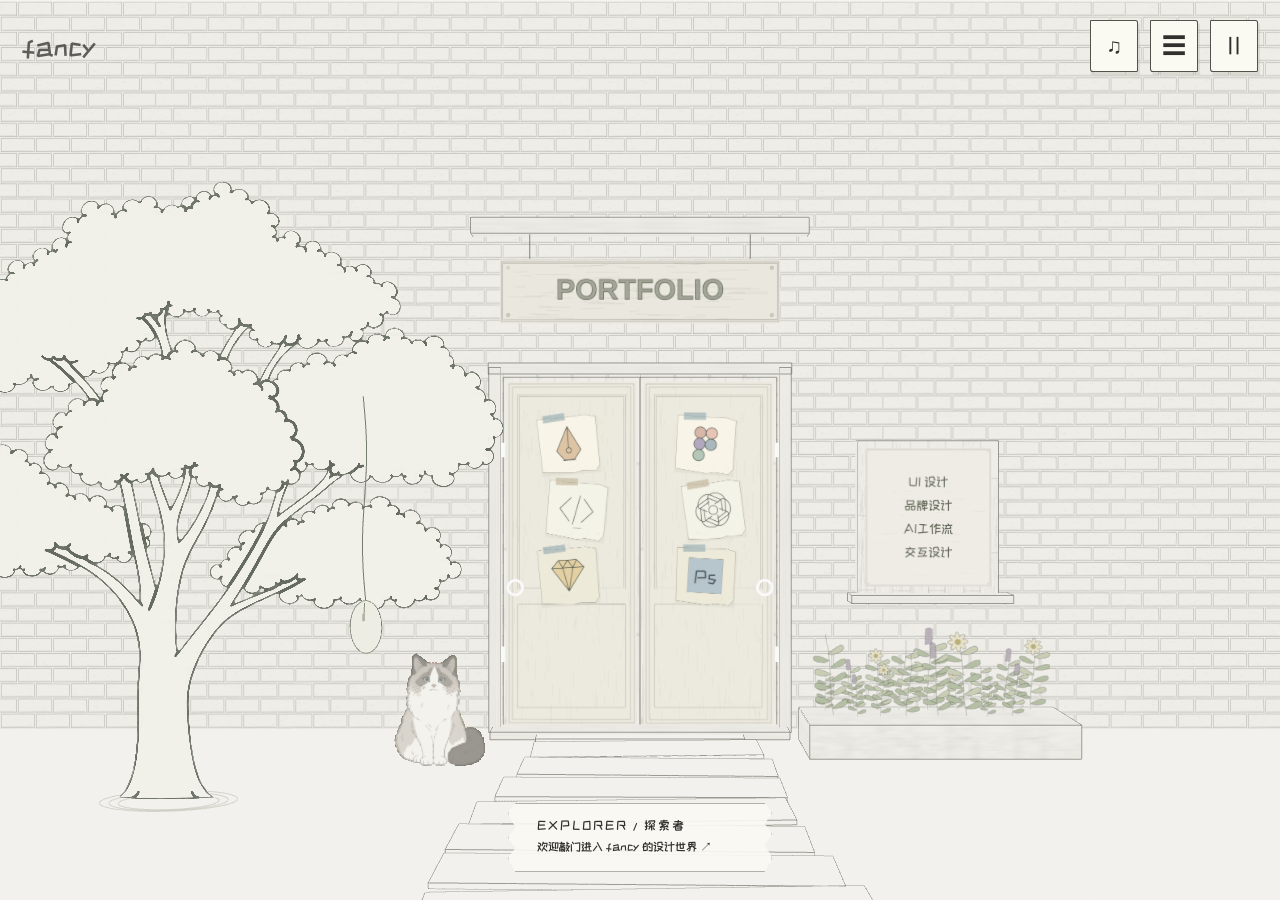
<file: index.html>
<!doctype html><html lang="zh-CN"><head><meta charset="utf-8"><meta name="viewport" content="width=device-width,initial-scale=1"><title>fancy · 走进我的设计世界</title><meta name="description" content="fancy 的手绘空间作品集。UI、品牌、运营与插画。"><link rel="stylesheet" href="style.css?v=16"><link rel="icon" href="favicon.svg" type="image/svg+xml"><meta name="theme-color" content="#f5f4f0"><link rel="canonical" href="https://fanzhixuan088-sys.github.io/fancy-portfolio/"><meta property="og:type" content="website"><meta property="og:title" content="fancy · UI 设计师作品集"><meta property="og:description" content="走进 fancy 的手绘设计世界，探索 UI、UX、品牌与 AIGC 项目。"><meta property="og:url" content="https://fanzhixuan088-sys.github.io/fancy-portfolio/"><meta property="og:image" content="https://fanzhixuan088-sys.github.io/fancy-portfolio/assets/fancy-cloud.png"><style>#loading{position:fixed;inset:0;z-index:9999;background:#f5f4f0;display:flex;align-items:center;justify-content:center;flex-direction:column;text-align:center;font:16px system-ui;color:#55594e}#loading[hidden]{display:none!important}.loading-mark{display:inline-block;font:italic 72px Georgia;animation:pencilFloat 1.8s ease-in-out infinite}.loading-track{width:180px;height:5px;margin:20px;border:1px solid #777b6b;border-radius:50%;overflow:hidden}.loading-track:after{content:'';display:block;width:45%;height:100%;background:#8a9573;animation:pencilSweep 1.5s ease-in-out infinite}#load-note{font:13px system-ui;max-width:85vw;line-height:1.8}@keyframes pencilFloat{50%{transform:translateY(-10px) rotate(8deg)}}@keyframes pencilSweep{from{transform:translateX(-110%)}to{transform:translateX(330%)}}@media(prefers-reduced-motion:reduce){.loading-mark,.loading-track:after{animation:none}}.loading-sketch{margin-bottom:16px;animation:pencilFloat 4s ease-in-out infinite}.draw-door{stroke-dasharray:640;stroke-dashoffset:640;animation:drawDoor 3s ease-in-out infinite}.draw-spark{animation:spark 2s ease-in-out infinite}.loading-label{font:11px system-ui;letter-spacing:4px;color:#858b78}#loading p{font:18px system-ui;margin:12px 0}#loading .loading-track{height:3px;border:0;background:#dcded2;border-radius:3px;margin:22px}#loading small{color:#7e8373}@keyframes drawDoor{0%{stroke-dashoffset:640}60%,100%{stroke-dashoffset:0}}@keyframes spark{50%{opacity:.2}}@media(prefers-reduced-motion:reduce){.loading-sketch,.draw-door,.draw-spark{animation:none}.draw-door{stroke-dashoffset:0}}</style></head><body>
<main id="viewport" aria-label="fancy 交互式三维作品集" tabindex="0"></main>
<div id="loading" role="status" aria-live="polite"><svg class="loading-sketch" width="180" height="152" viewBox="0 0 180 152" aria-hidden="true"><g fill="none" stroke="#686d5d" stroke-width="1.8" stroke-linecap="round" stroke-linejoin="round"><path class="draw-door" d="M38 136V34L90 12l52 22v102M50 136V45h80v91M90 46v89M77 92h2m22 0h2M29 137h122M62 56h15v20H62zm41 0h15v20h-15z"/><path class="draw-spark" d="M16 46v12m-6-6h12m137 22v12m-6-6h12M143 14l5 5m0-5-5 5"/></g></svg><span class="loading-label">FANCY’S LITTLE WORLD</span><div class="loading-track" aria-hidden="true"></div><p>正在打开 fancy 的设计世界…</p><small id="load-note">准备纸张、铅笔和一点好奇心</small></div>
<header><button id="back" class="paper-button" aria-label="返回走廊" hidden>←</button><a id="brand" href="#entrance">fancy</a><div class="tools"><button class="paper-button" id="menu-button" aria-label="打开空间地图" aria-expanded="false">☰</button><button class="paper-button" id="motion" aria-label="暂停环境动效" aria-pressed="false">Ⅱ</button></div></header>
<div id="scene-title" aria-live="polite"></div>
<div id="welcome"><button id="enter" class="ribbon"><b>EXPLORER / 探索者</b><span>欢迎敲门进入 fancy 的设计世界 ↗</span></button></div>
<div id="hint" class="ribbon" hidden><b id="hint-title"></b><span id="hint-text"></span></div>
<div id="gallery-controls" hidden><button id="prev-project" class="paper-button" aria-label="向左浏览案例">←</button><span id="project-count">01 — 06</span><button id="next-project" class="paper-button" aria-label="向右浏览案例">→</button></div>
<div id="corridor-controls" hidden><button data-room="gallery">CASE STUDIES ↗</button><button data-room="about">ABOUT ↗</button><button data-room="contact">CONTACT ↗</button></div>
<div id="about-controls" hidden><button id="prev-story" class="paper-button" aria-label="上一篇介绍">↑</button><button id="next-story" class="paper-button" aria-label="下一篇介绍">↓</button></div>
<dialog id="map"><button class="close" data-close="map" aria-label="关闭地图">✕</button><p class="eyebrow">A LITTLE MAP OF MY WORLD</p><h1>想去哪里？</h1><div class="map-grid"><button data-room="corridor"><span>00</span><b>大厅</b><small>THE HALLWAY</small></button><button data-room="gallery"><span>01</span><b>Case Studies</b><small>CASE STUDIES / 06</small></button><button data-room="about"><span>02</span><b>About</b><small>ABOUT FANCY</small></button><button data-room="contact"><span>03</span><b>Contact</b><small>SAY HELLO</small></button></div><p class="map-note">滚动探索 · 点击进入 · Esc 返回</p></dialog>
<dialog id="detail"><button class="close" data-close="detail" aria-label="关闭详情">✕</button><p id="detail-kicker" class="eyebrow"></p><h1 id="detail-title"></h1><div id="detail-content"></div><div id="detail-navigation"><button id="previous-case">← 上一个案例</button><button id="next-case">下一个案例 →</button></div></dialog>
<dialog id="project-reader" aria-label="作品项目详情"><iframe id="project-frame" title="作品项目详情" src="about:blank"></iframe></dialog>
<div id="fallback" hidden><h1>fancy 的设计世界</h1><p>当前浏览器未能启动 3D 场景。请在支持 WebGL 的浏览器中重新打开，并确认浏览器已开启硬件加速。</p></div>
<script>setTimeout(()=>{const n=document.getElementById('load-note');if(!document.getElementById('loading').hidden)n.textContent='首次打开需要下载空间素材，请稍候…';},12000);window.addEventListener('error',e=>{if(e.target.tagName==='SCRIPT')document.getElementById('load-note').textContent='脚本加载失败，请刷新页面重试';},true);</script><script type="module" src="app.js?v=16"></script><script type="module" src="sound.js?v=15"></script></body></html>
</file>
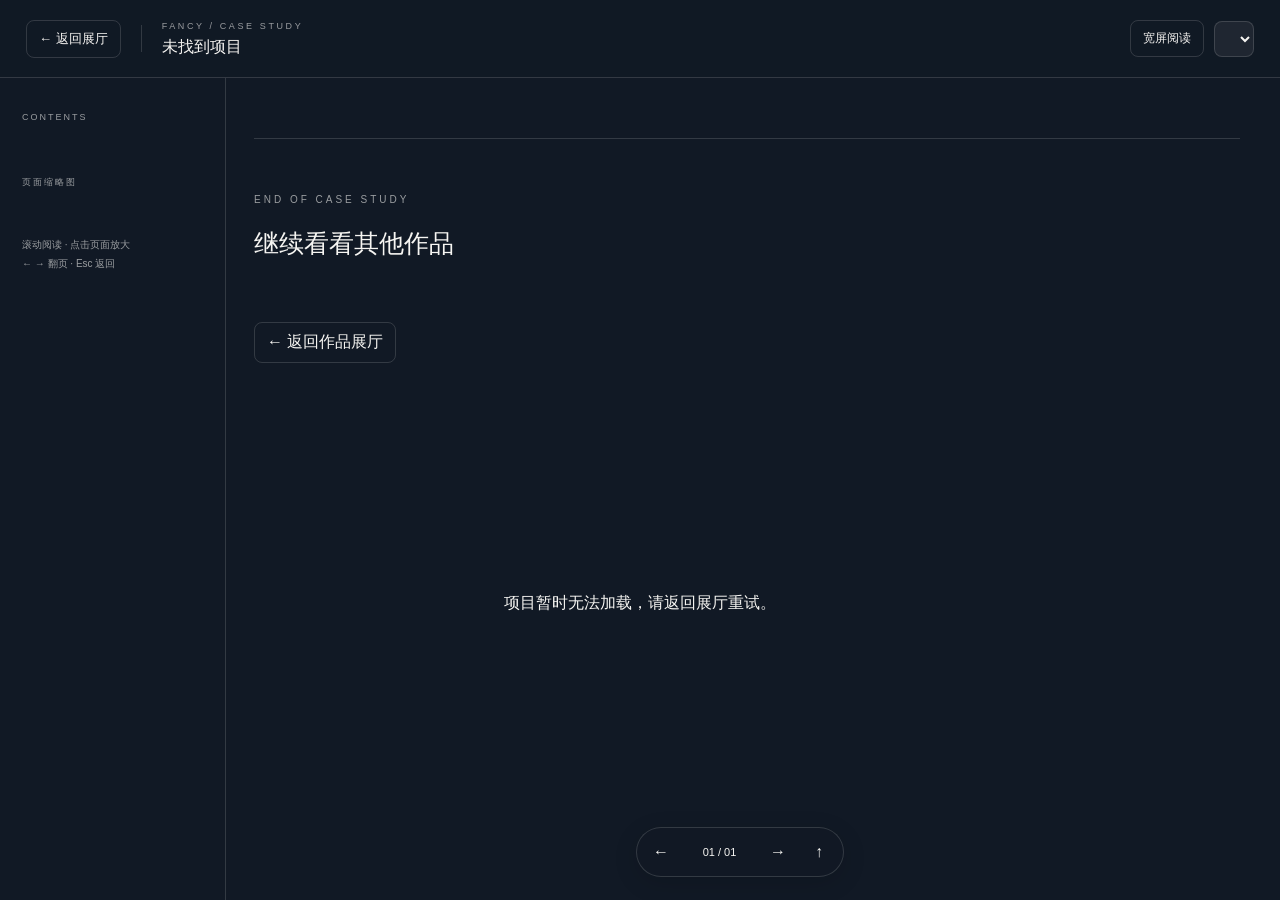
<file: case.html>
<!doctype html><html lang="zh-CN"><head><meta charset="utf-8"><meta name="viewport" content="width=device-width,initial-scale=1"><meta name="description" content="fancy 的项目案例详情"><title>fancy · 项目详情</title><link rel="stylesheet" href="case.css?v=9"><link rel="icon" href="favicon.svg" type="image/svg+xml"><meta name="theme-color" content="#f5f4f0"></head><body>
<a class="skip-link" href="#project-pages">跳至作品内容</a>
<header class="reader-header"><button id="return-gallery" class="back-button">← 返回展厅</button><span class="header-divider"></span><div class="project-heading"><span id="project-type">FANCY / CASE STUDY</span><h1 id="project-title">正在载入项目…</h1></div><div class="reader-actions"><button id="toggle-toc" aria-expanded="false" aria-controls="toc">目录</button><button id="toggle-width" aria-pressed="false">宽屏阅读</button><select id="project-select" aria-label="切换项目"></select></div><div class="reading-progress" role="progressbar" aria-label="阅读进度" aria-valuemin="0" aria-valuemax="100" aria-valuenow="0"><span id="progress-fill"></span></div></header>
<aside id="toc" class="toc" aria-label="项目目录"><div class="toc-intro"><span>CONTENTS</span><p id="page-total"></p></div><nav id="chapters" aria-label="章节跳转"></nav><div class="toc-label">页面缩略图</div><nav id="thumbnails" aria-label="页面导航"></nav><p class="reading-tip">滚动阅读 · 点击页面放大<br>← → 翻页 · Esc 返回</p></aside>
<main id="project-pages" class="project-pages" tabindex="-1"></main>
<footer id="project-footer"><span>END OF CASE STUDY</span><h2>继续看看其他作品</h2><div id="other-projects"></div><button id="footer-return">← 返回作品展厅</button></footer>
<div class="page-dock" aria-label="页码控制"><button id="page-prev" aria-label="上一页">←</button><span id="current-page">01 / 01</span><button id="page-next" aria-label="下一页">→</button><button id="back-to-top" aria-label="返回顶部">↑</button></div>
<dialog id="image-zoom" aria-label="放大查看作品页面"><div class="zoom-toolbar"><div><b id="zoom-title"></b><span id="zoom-status"></span></div><div class="zoom-actions"><button id="zoom-out" aria-label="缩小">−</button><output id="zoom-percent">100%</output><button id="zoom-in" aria-label="放大">＋</button><button id="zoom-reset">适应宽度</button><button id="zoom-close" aria-label="关闭放大">✕</button></div></div><div id="zoom-stage"><img id="zoom-image" draggable="false" alt=""></div><p class="zoom-help">拖动查看细节 · 双击切换倍率 · Esc 关闭</p></dialog>
<p id="reader-error" role="alert" hidden>项目暂时无法加载，请返回展厅重试。</p>
<script type="module" src="case-viewer.js?v=9"></script></body></html>
</file>
<file: style.css>
@font-face{font-family:FancyCute;src:local('DFPWaWaW5-GB'),local('DFPWaWaW5'),local('华康娃娃体W5(P)'),local('FZKaTong-M19S'),url('assets/fonts/ZCOOLKuaiLe-Regular.ttf') format('truetype');font-style:normal;font-weight:100 900;font-display:swap;}
@font-face{font-family:Sketch;src:local('Chalkboard SE'),local('Comic Sans MS')}*{box-sizing:border-box}html,body{margin:0;width:100%;height:100%;overflow:hidden;background:#f5f4f0;color:#30302e;font-family:Sketch,'Kaiti SC','STKaiti',Georgia,serif}button,a{-webkit-tap-highlight-color:transparent}button{font:inherit;color:inherit;cursor:pointer}button:focus-visible,a:focus-visible{outline:2px dashed #557a94;outline-offset:5px}button:disabled{opacity:.35;cursor:default}[hidden]{display:none!important}#viewport{position:fixed;inset:0;touch-action:none;outline:none}canvas{display:block;width:100%;height:100%}header{position:fixed;top:20px;left:22px;right:22px;display:flex;align-items:center;gap:16px;pointer-events:none;z-index:5}header>*{pointer-events:auto}#brand{color:#393936;text-decoration:none;font-size:27px;font-style:italic;letter-spacing:-1px;opacity:.8}.tools{display:flex;gap:12px;margin-left:auto}.paper-button{width:48px;height:52px;background:#faf9f2;border:1px solid #53534e;border-radius:2% 5% 3% 6%;font-size:24px;box-shadow:2px 3px 0 #a9a99c45;transform:rotate(-1deg)}.paper-button:hover{background:#ece8d8;transform:rotate(2deg)}.ribbon{background:#faf9f2e8;box-shadow:0 4px 25px #2b2b2520;border:1px solid #b1b0a6;clip-path:polygon(3% 0,97% 0,100% 15%,97% 30%,100% 45%,97% 60%,100% 80%,97% 100%,3% 100%,0 80%,3% 65%,0 50%,3% 35%,0 15%);padding:15px 28px;display:flex;flex-direction:column;text-align:center;gap:7px;min-width:265px}.ribbon b{font-size:13px;font-weight:400;letter-spacing:2px}.ribbon span{font-size:12px}#welcome,#hint{position:fixed;bottom:28px;left:50%;transform:translateX(-50%);z-index:4}#enter{cursor:pointer;transition:background .3s}#enter:hover{background:#e6eadb}#hint{pointer-events:none}#scene-title{position:fixed;top:28px;left:50%;transform:translateX(-50%);font-size:11px;letter-spacing:3px;color:#797974;pointer-events:none}#gallery-controls{position:fixed;bottom:34px;left:25px;right:25px;display:flex;align-items:center;justify-content:space-between;pointer-events:none}#gallery-controls button{pointer-events:auto}#project-count{position:absolute;right:70px;font-size:12px}#corridor-controls{position:fixed;bottom:120px;right:22px;display:flex;flex-direction:column;gap:7px}#corridor-controls button{border:0;border-bottom:1px dashed #99998c;background:#f7f6f0d9;padding:7px 10px;text-align:left;font-size:10px;letter-spacing:1px}#about-controls{position:fixed;right:25px;bottom:35px;display:flex;gap:8px}dialog{border:1px solid #77776b;background:#f7f6ef;color:#30302e;width:min(850px,92vw);max-height:87svh;padding:45px 50px;box-shadow:8px 10px 0 #22222215}dialog::backdrop{background:#36362d75;backdrop-filter:blur(7px)}dialog h1{font-size:38px;margin:24px 0;font-weight:400}.close{float:right;background:none;border:0;font-size:23px;padding:0 0 12px 20px}.eyebrow{font-size:10px;letter-spacing:2px;color:#7a7a70}.map-grid{display:grid;grid-template-columns:1fr 1fr;gap:20px;margin:35px 0}.map-grid button{padding:23px;background:#f0eee3;border:1px solid #aaa99a;text-align:left;transform:rotate(-1deg)}.map-grid button:nth-child(even){transform:rotate(1deg)}.map-grid span{font-size:10px;color:#939386;display:block}.map-grid b{display:block;font-size:25px;margin:15px 0;font-weight:400}.map-grid small{font-size:10px;letter-spacing:1px}.map-grid button:hover{background:#e6eadf}.map-note{font-size:12px;text-align:center;color:#77776d}.detail-cover{width:100%;height:280px;object-fit:contain;background:#edece4;border:1px solid #c6c4b7}.detail-blocks{display:grid;grid-template-columns:1fr 1fr;gap:30px;margin-top:35px}.detail-blocks article{border-top:1px solid #c2c1b3;padding-top:20px}.detail-blocks h2{font-size:20px;font-weight:400}.detail-blocks p,#detail-content>p{font-size:14px;line-height:1.9;color:#727268}#detail-navigation{display:flex;justify-content:space-between;margin-top:35px}#detail-navigation button{padding:12px;background:none;border:0;border-bottom:1px solid #aaa99c}.contact-placeholder{padding:30px 20px;background:#eeece1;border:1px dashed #aaa99b;font-size:19px;margin:25px 0}#loading{position:fixed;inset:0;background:#f5f4f0;z-index:100;display:flex;flex-direction:column;align-items:center;justify-content:center;transition:opacity .4s}.loading-mark{font-size:90px;font-style:italic;border:1px dashed #a3a395;border-radius:50%;width:130px;height:130px;text-align:center}.loading-mark+ p{margin-top:30px;font-size:14px}#loading small{font-size:11px;color:#929285}#fallback{position:fixed;inset:80px 8%;background:#f5f4f0;z-index:2;padding:40px}#fallback button{padding:20px;margin:10px;border:1px solid #aaa;background:#eeece2}@media(max-width:650px){header{top:13px;left:13px;right:13px}#brand{font-size:24px}.tools{gap:7px}.paper-button{width:40px;height:44px;font-size:21px}#scene-title{top:78px;font-size:9px;white-space:nowrap}.ribbon{min-width:220px;max-width:80vw;padding:13px 20px}.ribbon span{font-size:10px}.ribbon b{font-size:11px}#hint,#welcome{bottom:22px}#gallery-controls{bottom:23px;left:12px;right:12px}#project-count{display:none}#corridor-controls{right:12px;bottom:115px}#corridor-controls button{font-size:8px}dialog{padding:28px 24px}dialog h1{font-size:29px}.map-grid{gap:12px}.map-grid button{padding:17px}.map-grid b{font-size:21px}.detail-blocks{grid-template-columns:1fr}.detail-cover{height:210px}#about-controls{right:13px;bottom:105px}}
.experience-job{border-top:1px solid #cfccbc;padding-top:24px;margin-top:30px}.experience-job h2{font-family:Sketch,'Kaiti SC',serif;font-size:21px;font-weight:500;line-height:1.5;margin:0 0 10px}.experience-job .job-meta{font-size:13px;color:#8a8068;line-height:1.8}.experience-job ul{padding-left:20px;font-family:'Kaiti SC','STKaiti',sans-serif}.experience-job li{font-size:14px;line-height:1.95;margin-bottom:12px;color:#5d6156}#detail-content>p{font-family:'Kaiti SC','STKaiti',sans-serif;font-size:16px;line-height:2.05}#detail{scrollbar-color:#bdb7a5 #f7f6ef}#detail .close{position:sticky;top:0;background:#f7f6ef;z-index:3}.tools .paper-button{transition:background .2s,transform .2s}

:root{--display-font:FancyCute,'DFPWaWaW5-GB','Chalkboard SE','Comic Sans MS',sans-serif;--body-font:-apple-system,BlinkMacSystemFont,'PingFang SC','Microsoft YaHei',Arial,sans-serif}html,body,button,a,dialog h1,.experience-job h2{font-family:var(--display-font);font-synthesis:none}#brand{font-family:var(--display-font);font-style:normal;letter-spacing:0}#detail-content>p,.detail-blocks p,.experience-job ul,.experience-job li,.experience-job .job-meta,.contact-placeholder,#fallback p{font-family:var(--body-font);font-style:normal;font-size:14px;line-height:1.95}.paper-button{transform:none}.paper-button:hover{transform:translateY(-1px)}.map-grid button,.map-grid button:nth-child(even){transform:none}#scene-title{letter-spacing:2px}.ribbon span{font-family:var(--display-font)}

#project-reader{position:fixed;inset:0;margin:0;width:100vw;height:100dvh;max-width:none;max-height:none;padding:0;border:0;overflow:hidden;box-shadow:none;background:#111925}#project-reader::backdrop{background:#111925}#project-frame{display:block;width:100%;height:100%;border:0}

.contact-card{display:grid;grid-template-columns:minmax(0,1fr) auto;align-items:center;gap:30px;padding:28px;background:#eeece1;border:1px dashed #aaa99b;margin:25px 0}.contact-information small{font-family:var(--body-font);font-size:12px;color:#7b806f}.contact-value{font-family:var(--body-font);font-size:clamp(18px,3vw,25px);line-height:1.6;overflow-wrap:anywhere;user-select:text;margin:10px 0 22px;color:#343b2d}.contact-actions{display:flex;gap:10px;flex-wrap:wrap}.contact-actions button,.contact-actions a,.wechat-qr>a{font-family:var(--body-font);font-size:12px;padding:10px 15px;background:#f8f6ee;border:1px solid #a7ad98;border-radius:4px;text-decoration:none;color:#414b34}.contact-actions a:hover,.contact-actions button:hover{background:#e1e7d3}.contact-status{font-family:var(--body-font);font-size:12px;line-height:1.7;color:#64744e;min-height:20px}.wechat-qr{width:230px;max-width:100%;text-align:center}.wechat-qr>a:first-child{display:block;padding:0;border:0;background:white}.wechat-qr img{display:block;width:100%;height:auto;image-rendering:auto}.wechat-qr>a:last-child{display:inline-block;margin-top:12px}.contact-note{font-family:var(--body-font);font-size:13px;color:#7b806f;line-height:1.8}@media(max-width:650px){.contact-card{grid-template-columns:1fr;padding:20px;gap:18px}.wechat-qr{margin:auto;width:230px}.contact-value{font-size:20px}}

/* Quiet solid keyboard focus; no dashed box on dialog close. */
dialog .close:focus{outline:none;box-shadow:none}dialog .close:focus-visible{outline:2px solid #8c957d;outline-offset:3px;border-radius:50%}#detail-content p{overflow-wrap:anywhere}#detail-content h2{font-family:system-ui,sans-serif}
</file>
<file: case.css>
:root{--bg:#111925;--fg:#f6f5f2;--accent:#ff4655;--panel:color-mix(in srgb,var(--bg) 94%,var(--fg));--line:color-mix(in srgb,var(--fg) 15%,transparent);--muted:color-mix(in srgb,var(--fg) 60%,var(--bg));color-scheme:dark;font-family:-apple-system,BlinkMacSystemFont,'PingFang SC','Microsoft YaHei',Arial,sans-serif}*{box-sizing:border-box}html{scroll-behavior:smooth}body{margin:0;background:var(--bg);color:var(--fg)}button,a,select{-webkit-tap-highlight-color:transparent}button,select{font:inherit;color:inherit}button{cursor:pointer}button:disabled{opacity:.3;cursor:default}button:focus-visible,a:focus-visible,select:focus-visible{outline:2px solid var(--accent);outline-offset:4px}a{color:inherit}button{border:1px solid var(--line);background:transparent;border-radius:8px;padding:9px 12px}button:hover:not(:disabled){background:color-mix(in srgb,var(--fg) 7%,transparent)}[hidden]{display:none!important}.skip-link{position:fixed;top:-80px;left:16px;z-index:200;background:var(--bg);padding:12px}.skip-link:focus{top:12px}.reader-header{height:78px;position:sticky;top:0;display:flex;align-items:center;gap:20px;padding:0 26px;background:color-mix(in srgb,var(--bg) 96%,transparent);border-bottom:1px solid var(--line);backdrop-filter:blur(16px);z-index:20}.back-button{font-size:13px;white-space:nowrap}.header-divider{height:27px;width:1px;background:var(--line)}.project-heading{min-width:0}.project-heading>span{display:block;font-size:9px;letter-spacing:2.6px;color:var(--muted);margin-bottom:7px}.project-heading h1{font-size:16px;font-weight:550;line-height:1.15;margin:0;white-space:nowrap;overflow:hidden;text-overflow:ellipsis}.reader-actions{margin-left:auto;display:flex;align-items:center;gap:10px}.reader-actions button,.reader-actions select{font-size:12px}.reader-actions select{max-width:210px;background:var(--panel);border:1px solid var(--line);padding:9px;border-radius:8px}.reader-actions option{background:var(--bg);color:var(--fg)}.reading-progress{height:2px;position:absolute;left:0;right:0;bottom:0;overflow:hidden}#progress-fill{display:block;height:100%;background:var(--accent);transform:scaleX(0);transform-origin:left;transition:transform .12s linear}.toc{position:fixed;top:78px;left:0;bottom:0;width:226px;padding:28px 22px 100px;overflow-y:auto;border-right:1px solid var(--line);scrollbar-width:thin;scrollbar-color:var(--line) transparent}.toc-intro>span,.toc-label{font-size:9px;letter-spacing:2px;color:var(--muted)}.toc-intro p{font-size:12px;margin:9px 0 22px;color:var(--muted)}#chapters{display:flex;flex-direction:column;gap:4px;margin-bottom:30px}#chapters button{text-align:left;font-size:12px;border:0;padding:10px 9px;border-left:2px solid transparent;border-radius:0;color:var(--muted)}#chapters button.active{color:var(--fg);border-color:var(--accent);background:color-mix(in srgb,var(--accent) 9%,transparent)}#thumbnails{display:flex;flex-direction:column;gap:17px;margin-top:18px}#thumbnails button{padding:0;border:1px solid transparent;overflow:hidden;text-align:left;border-radius:5px}#thumbnails button[aria-current=page]{border-color:var(--accent)}#thumbnails img{display:block;width:100%;height:95px;object-fit:contain;background:color-mix(in srgb,var(--fg) 4%,var(--bg))}#thumbnails small{display:block;padding:9px;font-size:10px;color:var(--muted);line-height:1.6}#thumbnails button[aria-current=page] small{color:var(--fg)}.reading-tip{font-size:10px;line-height:1.9;color:var(--muted);margin-top:28px}.project-pages{margin:26px 28px 0 254px;outline:none}.project-page{margin:0 auto 14px;max-width:1600px;scroll-margin-top:98px;position:relative}.page-image-button{padding:0;display:block;position:relative;width:100%;border:0;border-radius:0;background:transparent!important;cursor:zoom-in;line-height:0}.project-page img{display:block;width:100%;height:auto}.zoom-cue{position:absolute;bottom:16px;right:16px;border-radius:25px;padding:12px 17px;background:#10121bcf;color:#fff;font-size:11px;line-height:1;opacity:0;transform:translateY(5px);transition:opacity .2s,transform .2s;pointer-events:none}.page-image-button:hover .zoom-cue,.page-image-button:focus-visible .zoom-cue{opacity:1;transform:translateY(0)}.sr-only{position:absolute;width:1px;height:1px;padding:0;overflow:hidden;clip:rect(0,0,0,0);white-space:nowrap;border:0}body.wide .toc{transform:translateX(-100%)}body.wide .project-pages{margin-left:28px}body.wide .project-page{max-width:1920px}#project-footer{margin:60px 40px 140px 254px;padding:50px 0;border-top:1px solid var(--line)}#project-footer>span{font-size:10px;letter-spacing:3px;color:var(--muted)}#project-footer h2{font-size:25px;font-weight:500;margin:20px 0 30px}#other-projects{display:grid;grid-template-columns:repeat(2,minmax(0,1fr));gap:18px;max-width:980px}#other-projects a{text-decoration:none;border:1px solid var(--line);border-radius:8px;overflow:hidden;transition:transform .2s}#other-projects a:hover{transform:translateY(-3px)}#other-projects img{display:block;aspect-ratio:16/9;width:100%;object-fit:contain;background:var(--panel)}#other-projects span{display:block;padding:16px;font-size:13px}#footer-return{margin-top:32px}body.wide #project-footer{margin-left:40px}.page-dock{position:fixed;bottom:23px;left:calc(50% + 100px);transform:translateX(-50%);display:flex;align-items:center;gap:7px;padding:7px;border:1px solid var(--line);border-radius:40px;background:color-mix(in srgb,var(--bg) 94%,transparent);backdrop-filter:blur(16px);box-shadow:0 6px 25px #0002;z-index:25}.page-dock button{border:0;border-radius:50%;width:34px;height:34px;padding:0}.page-dock span{font-size:11px;min-width:69px;text-align:center;font-variant-numeric:tabular-nums}body.wide .page-dock{left:50%}#toggle-toc{display:none}#image-zoom{position:fixed;inset:0;width:100vw;height:100dvh;max-width:none;max-height:none;padding:0;margin:0;border:0;background:#11131a;color:#f6f6f4;overflow:hidden}#image-zoom::backdrop{background:#11131a}.zoom-toolbar{height:68px;display:flex;align-items:center;justify-content:space-between;gap:12px;padding:0 22px;border-bottom:1px solid #fff2}.zoom-toolbar b{display:block;font-size:13px;font-weight:500}.zoom-toolbar span{font-size:10px;color:#afb1bd}.zoom-actions{display:flex;align-items:center;gap:8px}.zoom-actions button{border:1px solid #fff3}.zoom-actions output{font-size:11px;min-width:40px;text-align:center}#zoom-stage{height:calc(100dvh - 104px);overflow:auto;cursor:grab;touch-action:pan-x pan-y;scrollbar-color:#60636d #171a22}#zoom-stage.dragging{cursor:grabbing}#zoom-image{display:block;max-width:none;height:auto;margin:20px auto;user-select:none}.zoom-help{text-align:center;margin:0;line-height:36px;font-size:10px;color:#a3a6b3}.image-error{min-height:150px;display:grid;place-items:center;border:1px dashed var(--line);font-size:12px;color:var(--muted)}#reader-error{padding:40px;text-align:center}@media(min-width:2000px){.project-pages{margin-right:70px;margin-left:290px}}@media(max-width:900px){.reader-header{padding:0 14px;gap:12px;height:70px}.header-divider{display:none}.project-heading h1{font-size:13px}.project-heading>span{font-size:8px}.reader-actions{gap:6px}.reader-actions select{max-width:120px}#toggle-width{display:none}#toggle-toc{display:block}.toc{top:70px;width:225px;z-index:30;background:var(--bg);transform:translateX(-100%);transition:transform .2s}.toc-open .toc{transform:translateX(0)}.project-pages,body.wide .project-pages{margin:14px 12px}.project-page{scroll-margin-top:84px;margin-bottom:10px}#project-footer,body.wide #project-footer{margin:50px 20px 110px}.page-dock{left:50%;bottom:15px}.zoom-cue{display:none}}@media(max-width:560px){.reader-header{gap:9px}.back-button{font-size:11px;padding:8px}.reader-actions select{display:none}.project-heading h1{max-width:170px}.project-heading>span{letter-spacing:1px}.zoom-toolbar{padding:0 10px}.zoom-toolbar b{font-size:11px;max-width:150px;white-space:nowrap;overflow:hidden;text-overflow:ellipsis}.zoom-actions{gap:4px}.zoom-actions button{padding:8px}.zoom-actions #zoom-reset{display:none}#other-projects{grid-template-columns:1fr}#project-footer h2{font-size:21px}}@media(prefers-reduced-motion:reduce){html{scroll-behavior:auto}*,*::before,*::after{transition:none!important}}
</file>
